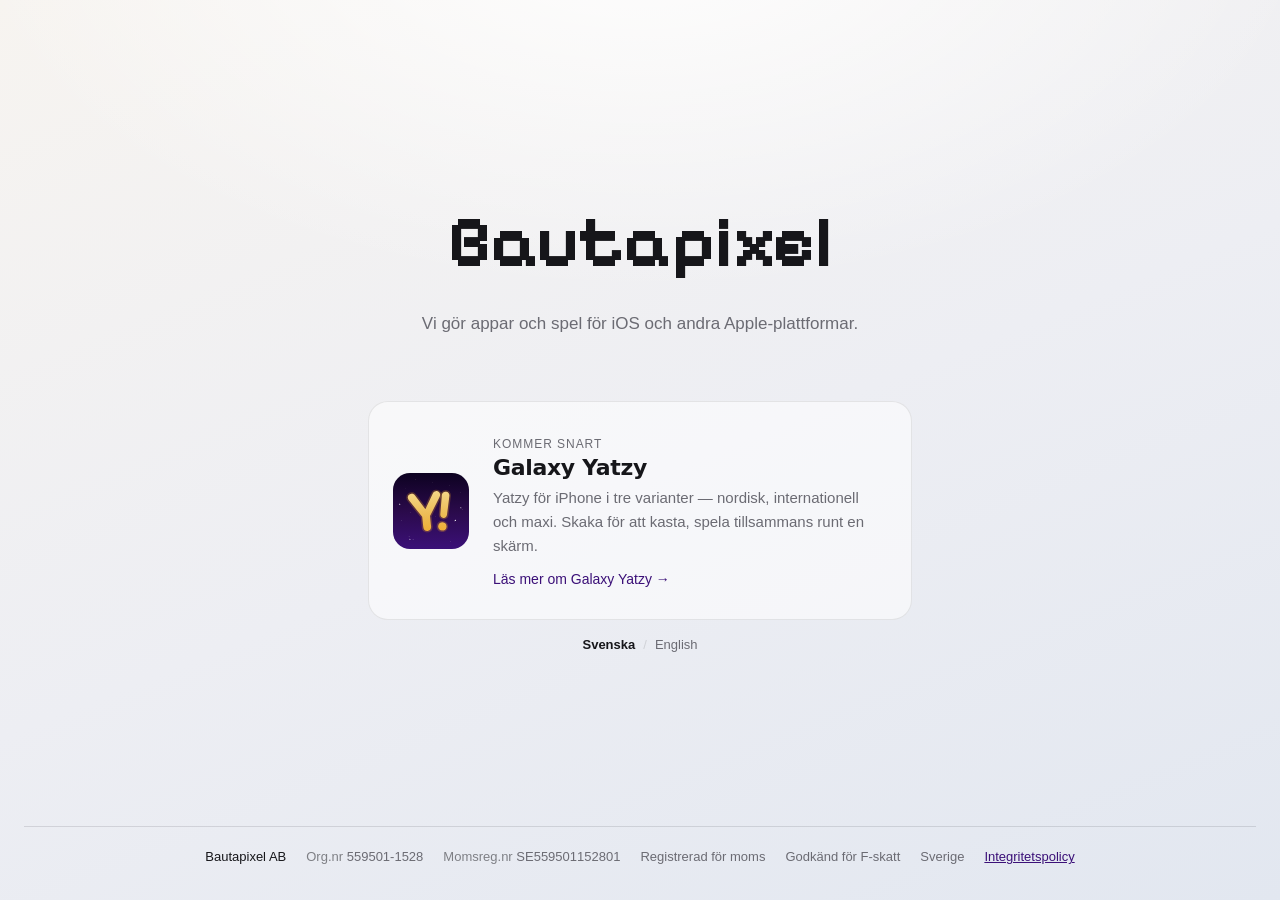
<file: index.html>
<!DOCTYPE html>
<html lang="sv">
<head>
<meta charset="utf-8">
<meta name="viewport" content="width=device-width, initial-scale=1, viewport-fit=cover">
<title>Bautapixel AB</title>
<meta name="description" content="Bautapixel AB gör appar och spel för iOS och andra Apple-plattformar. Först ut: Galaxy Yatzy för iPhone. Organisationsnummer 559501-1528.">

<link rel="alternate" hreflang="sv" href="https://bautapixel.se/">
<link rel="alternate" hreflang="en" href="https://bautapixel.se/en/">
<link rel="alternate" hreflang="x-default" href="https://bautapixel.se/">

<!-- iOS paints the status bar as a flat tint rather than rendering the page
     into it, so a gradient can never reach it. These are the gradient's own
     colour at its top edge, which is the closest a flat tint can get. -->
<meta name="theme-color" content="#fbfaf9" media="(prefers-color-scheme: light)">
<meta name="theme-color" content="#21242e" media="(prefers-color-scheme: dark)">

<link rel="icon" href="assets/galaxy-yatzy-icon.svg" type="image/svg+xml">
<link rel="stylesheet" href="assets/site.css">
</head>
<body>
  <main>
    <h1>Bautapixel</h1>
    <p>
      Vi gör appar och spel för iOS
      och andra Apple-plattformar.
    </p>

    <a class="teaser" href="galaxy-yatzy.html">
      <img src="assets/galaxy-yatzy-icon.svg" alt="" width="76" height="76">
      <div>
        <span class="eyebrow">Kommer snart</span>
        <h2 class="rounded">Galaxy Yatzy</h2>
        <p>
          Yatzy för iPhone i tre varianter — nordisk, internationell
          och maxi. Skaka för att kasta, spela tillsammans runt en skärm.
        </p>
        <span class="more">Läs mer om Galaxy Yatzy →</span>
      </div>
    </a>

    <nav class="lang" aria-label="Språk">
      <span aria-current="true">Svenska</span>
      <span class="sep" aria-hidden="true">/</span>
      <a href="/en/" lang="en" hreflang="en">English</a>
    </nav>
  </main>

  <footer>
    <ul>
      <li class="name">Bautapixel AB</li>
      <li><span class="label">Org.nr</span> 559501-1528</li>
      <li><span class="label">Momsreg.nr</span> SE559501152801</li>
      <li>Registrerad för moms</li>
      <li>Godkänd för F-skatt</li>
      <li>Sverige</li>
      <li><a href="/privacy.html">Integritetspolicy</a></li>
    </ul>
  </footer>
</body>
</html>
</file>
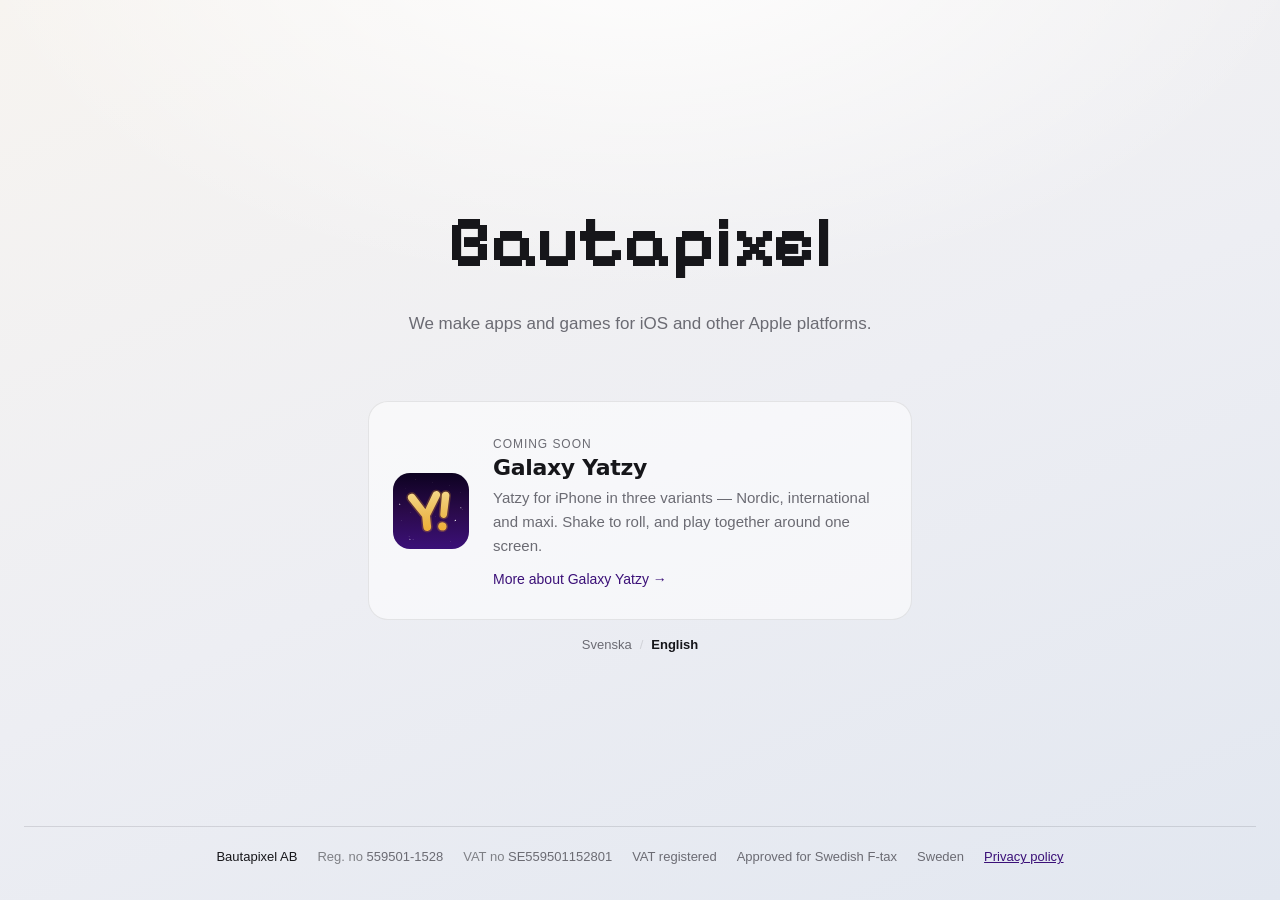
<file: en/index.html>
<!DOCTYPE html>
<html lang="en">
<head>
<meta charset="utf-8">
<meta name="viewport" content="width=device-width, initial-scale=1, viewport-fit=cover">
<title>Bautapixel AB</title>
<meta name="description" content="Bautapixel AB makes apps and games for iOS and other Apple platforms. First up: Galaxy Yatzy for iPhone. Swedish company registration number 559501-1528.">

<link rel="alternate" hreflang="sv" href="https://bautapixel.se/">
<link rel="alternate" hreflang="en" href="https://bautapixel.se/en/">
<link rel="alternate" hreflang="x-default" href="https://bautapixel.se/">

<!-- iOS paints the status bar as a flat tint rather than rendering the page
     into it, so a gradient can never reach it. These are the gradient's own
     colour at its top edge, which is the closest a flat tint can get. -->
<meta name="theme-color" content="#fbfaf9" media="(prefers-color-scheme: light)">
<meta name="theme-color" content="#21242e" media="(prefers-color-scheme: dark)">

<link rel="icon" href="../assets/galaxy-yatzy-icon.svg" type="image/svg+xml">
<link rel="stylesheet" href="../assets/site.css">
</head>
<body>
  <main>
    <h1>Bautapixel</h1>
    <p>
      We make apps and games for iOS
      and other Apple platforms.
    </p>

    <a class="teaser" href="galaxy-yatzy.html">
      <img src="../assets/galaxy-yatzy-icon.svg" alt="" width="76" height="76">
      <div>
        <span class="eyebrow">Coming soon</span>
        <h2 class="rounded">Galaxy Yatzy</h2>
        <p>
          Yatzy for iPhone in three variants — Nordic, international
          and maxi. Shake to roll, and play together around one screen.
        </p>
        <span class="more">More about Galaxy Yatzy →</span>
      </div>
    </a>

    <nav class="lang" aria-label="Language">
      <a href="/" lang="sv" hreflang="sv">Svenska</a>
      <span class="sep" aria-hidden="true">/</span>
      <span aria-current="true">English</span>
    </nav>
  </main>

  <footer>
    <ul>
      <li class="name">Bautapixel AB</li>
      <li><span class="label">Reg. no</span> 559501-1528</li>
      <li><span class="label">VAT no</span> SE559501152801</li>
      <li>VAT registered</li>
      <li>Approved for Swedish F-tax</li>
      <li>Sweden</li>
      <li><a href="/en/privacy.html">Privacy policy</a></li>
    </ul>
  </footer>
</body>
</html>
</file>
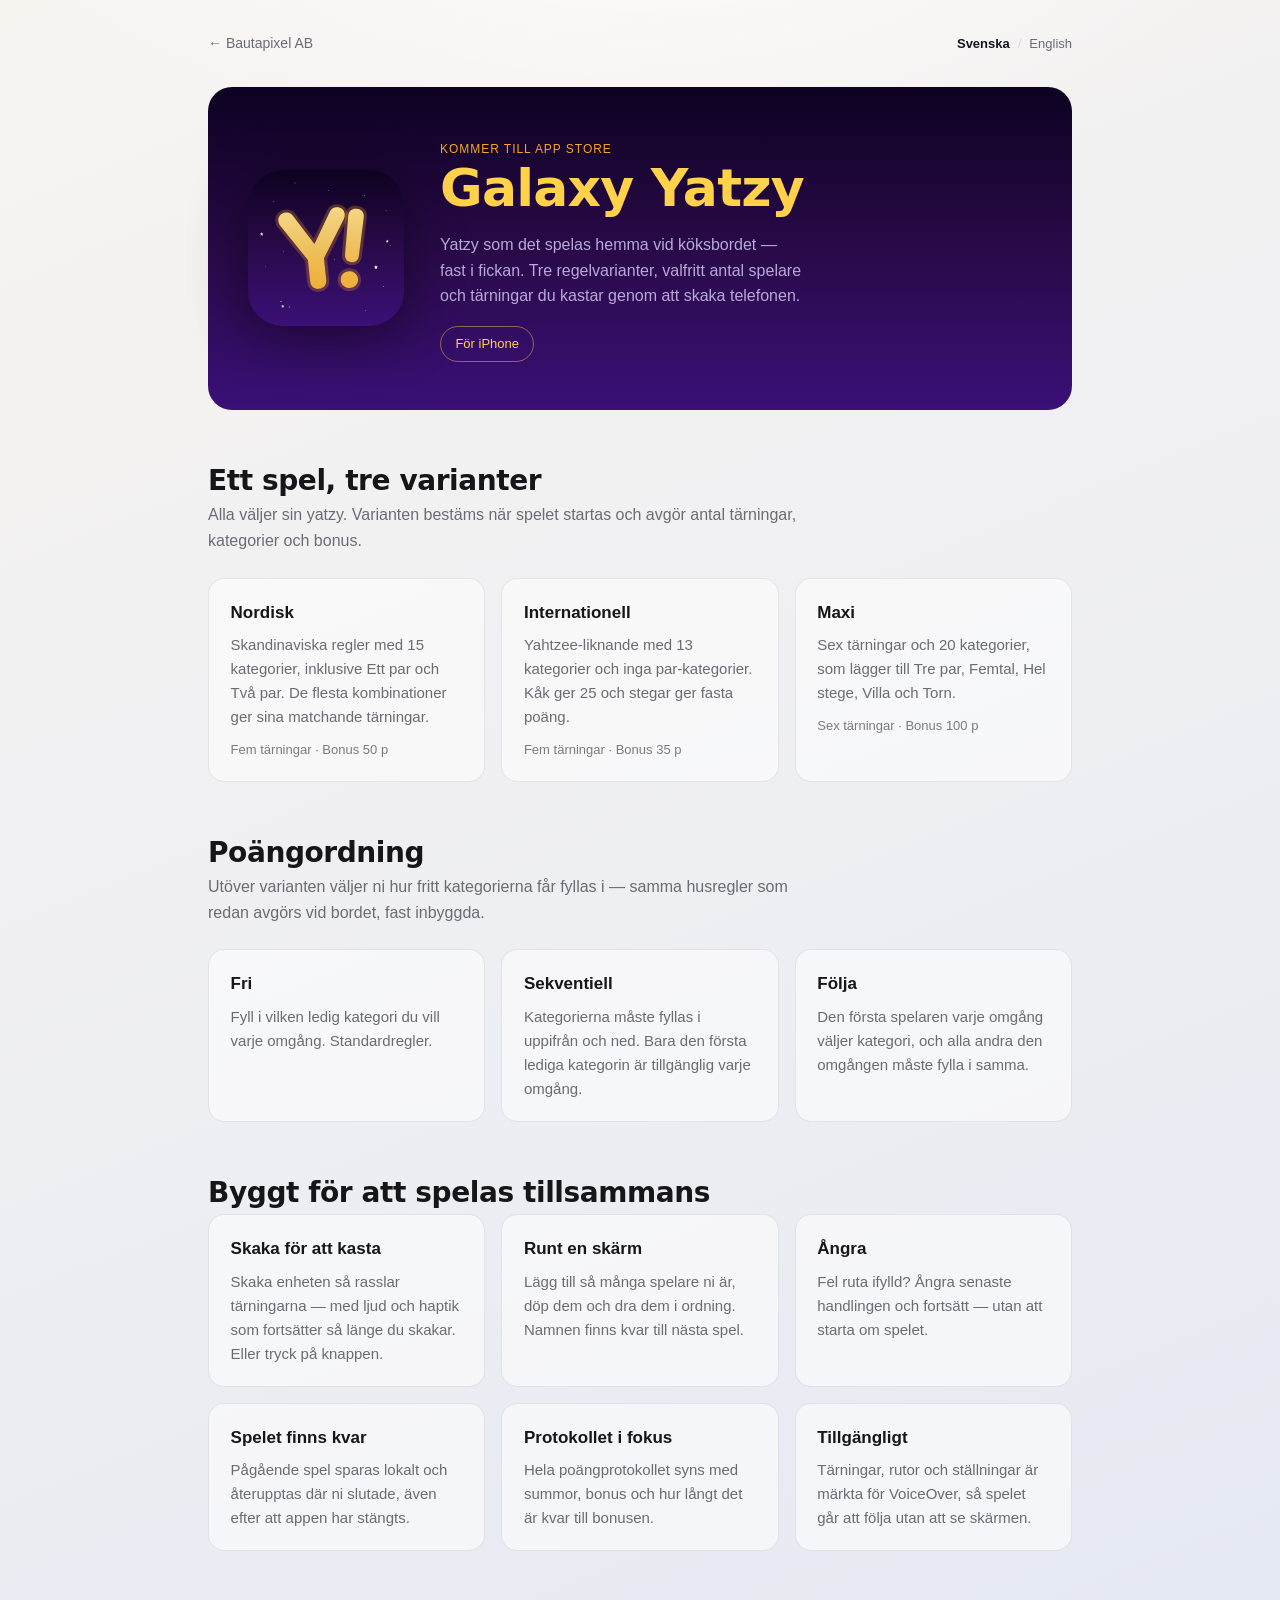
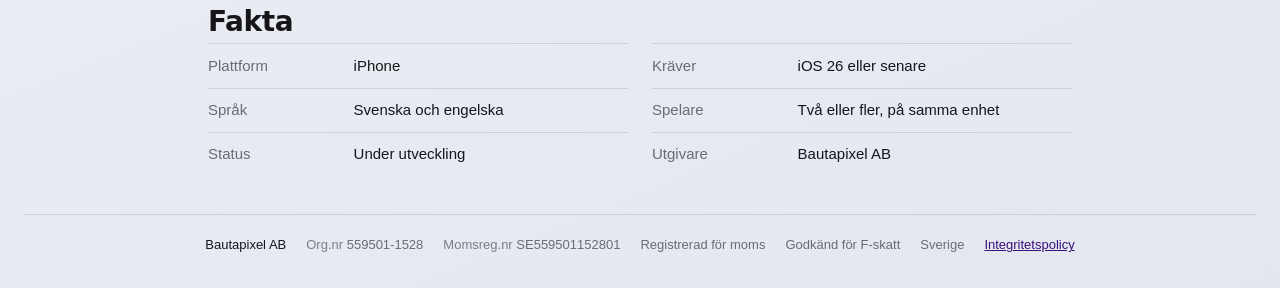
<file: galaxy-yatzy.html>
<!DOCTYPE html>
<html lang="sv">
<head>
<meta charset="utf-8">
<meta name="viewport" content="width=device-width, initial-scale=1, viewport-fit=cover">
<title>Galaxy Yatzy — Bautapixel AB</title>
<meta name="description" content="Galaxy Yatzy är ett kommande yatzyspel för iPhone med tre varianter — nordisk, internationell och maxi. Skaka för att kasta och spela tillsammans runt en skärm.">

<link rel="alternate" hreflang="sv" href="https://bautapixel.se/galaxy-yatzy.html">
<link rel="alternate" hreflang="en" href="https://bautapixel.se/en/galaxy-yatzy.html">
<link rel="alternate" hreflang="x-default" href="https://bautapixel.se/galaxy-yatzy.html">

<!-- iOS paints the status bar as a flat tint rather than rendering the page
     into it, so a gradient can never reach it. These are the gradient's own
     colour at its top edge, which is the closest a flat tint can get. -->
<meta name="theme-color" content="#fbfaf9" media="(prefers-color-scheme: light)">
<meta name="theme-color" content="#21242e" media="(prefers-color-scheme: dark)">

<link rel="icon" href="assets/galaxy-yatzy-icon.svg" type="image/svg+xml">
<link rel="stylesheet" href="assets/site.css">
</head>
<body>
  <div class="site-nav wrap">
    <a href="index.html">← Bautapixel AB</a>
    <nav class="lang" aria-label="Språk">
      <span aria-current="true">Svenska</span>
      <span class="sep" aria-hidden="true">/</span>
      <a href="/en/galaxy-yatzy.html" lang="en" hreflang="en">English</a>
    </nav>
  </div>

  <main class="product wrap">
    <header class="hero">
      <img src="assets/galaxy-yatzy-icon.svg" alt="Galaxy Yatzy appikon: ett guldfärgat Y! mot en stjärnhimmel" width="156" height="156">
      <div>
        <span class="eyebrow">Kommer till App Store</span>
        <h1 class="rounded">Galaxy Yatzy</h1>
        <p>
          Yatzy som det spelas hemma vid köksbordet — fast i fickan.
          Tre regelvarianter, valfritt antal spelare och tärningar
          du kastar genom att skaka telefonen.
        </p>
        <span class="badge">För iPhone</span>
      </div>
    </header>

    <section>
      <h2 class="rounded">Ett spel, tre varianter</h2>
      <p>
        Alla väljer sin yatzy. Varianten bestäms när spelet startas och
        avgör antal tärningar, kategorier och bonus.
      </p>
      <ul class="cards">
        <li>
          <h3>Nordisk</h3>
          <p>
            Skandinaviska regler med 15 kategorier, inklusive Ett par och Två par.
            De flesta kombinationer ger sina matchande tärningar.
          </p>
          <span class="meta">Fem tärningar · Bonus 50 p</span>
        </li>
        <li>
          <h3>Internationell</h3>
          <p>
            Yahtzee-liknande med 13 kategorier och inga par-kategorier.
            Kåk ger 25 och stegar ger fasta poäng.
          </p>
          <span class="meta">Fem tärningar · Bonus 35 p</span>
        </li>
        <li>
          <h3>Maxi</h3>
          <p>
            Sex tärningar och 20 kategorier, som lägger till Tre par, Femtal,
            Hel stege, Villa och Torn.
          </p>
          <span class="meta">Sex tärningar · Bonus 100 p</span>
        </li>
      </ul>
    </section>

    <section>
      <h2 class="rounded">Poängordning</h2>
      <p>
        Utöver varianten väljer ni hur fritt kategorierna får fyllas i —
        samma husregler som redan avgörs vid bordet, fast inbyggda.
      </p>
      <ul class="cards">
        <li>
          <h3>Fri</h3>
          <p>
            Fyll i vilken ledig kategori du vill varje omgång. Standardregler.
          </p>
        </li>
        <li>
          <h3>Sekventiell</h3>
          <p>
            Kategorierna måste fyllas i uppifrån och ned. Bara den första
            lediga kategorin är tillgänglig varje omgång.
          </p>
        </li>
        <li>
          <h3>Följa</h3>
          <p>
            Den första spelaren varje omgång väljer kategori, och alla andra
            den omgången måste fylla i samma.
          </p>
        </li>
      </ul>
    </section>

    <section>
      <h2 class="rounded">Byggt för att spelas tillsammans</h2>
      <ul class="cards">
        <li>
          <h3>Skaka för att kasta</h3>
          <p>
            Skaka enheten så rasslar tärningarna — med ljud och haptik som
            fortsätter så länge du skakar. Eller tryck på knappen.
          </p>
        </li>
        <li>
          <h3>Runt en skärm</h3>
          <p>
            Lägg till så många spelare ni är, döp dem och dra dem i ordning.
            Namnen finns kvar till nästa spel.
          </p>
        </li>
        <li>
          <h3>Ångra</h3>
          <p>
            Fel ruta ifylld? Ångra senaste handlingen och fortsätt —
            utan att starta om spelet.
          </p>
        </li>
        <li>
          <h3>Spelet finns kvar</h3>
          <p>
            Pågående spel sparas lokalt och återupptas där ni slutade,
            även efter att appen har stängts.
          </p>
        </li>
        <li>
          <h3>Protokollet i fokus</h3>
          <p>
            Hela poängprotokollet syns med summor, bonus och hur långt
            det är kvar till bonusen.
          </p>
        </li>
        <li>
          <h3>Tillgängligt</h3>
          <p>
            Tärningar, rutor och ställningar är märkta för VoiceOver,
            så spelet går att följa utan att se skärmen.
          </p>
        </li>
      </ul>
    </section>

    <section>
      <h2 class="rounded">Fakta</h2>
      <ul class="facts">
        <li><span class="label">Plattform</span> iPhone</li>
        <li><span class="label">Kräver</span> iOS 26 eller senare</li>
        <li><span class="label">Språk</span> Svenska och engelska</li>
        <li><span class="label">Spelare</span> Två eller fler, på samma enhet</li>
        <li><span class="label">Status</span> Under utveckling</li>
        <li><span class="label">Utgivare</span> Bautapixel AB</li>
      </ul>
    </section>
  </main>

  <footer>
    <ul>
      <li class="name">Bautapixel AB</li>
      <li><span class="label">Org.nr</span> 559501-1528</li>
      <li><span class="label">Momsreg.nr</span> SE559501152801</li>
      <li>Registrerad för moms</li>
      <li>Godkänd för F-skatt</li>
      <li>Sverige</li>
      <li><a href="/privacy.html">Integritetspolicy</a></li>
    </ul>
  </footer>
</body>
</html>
</file>
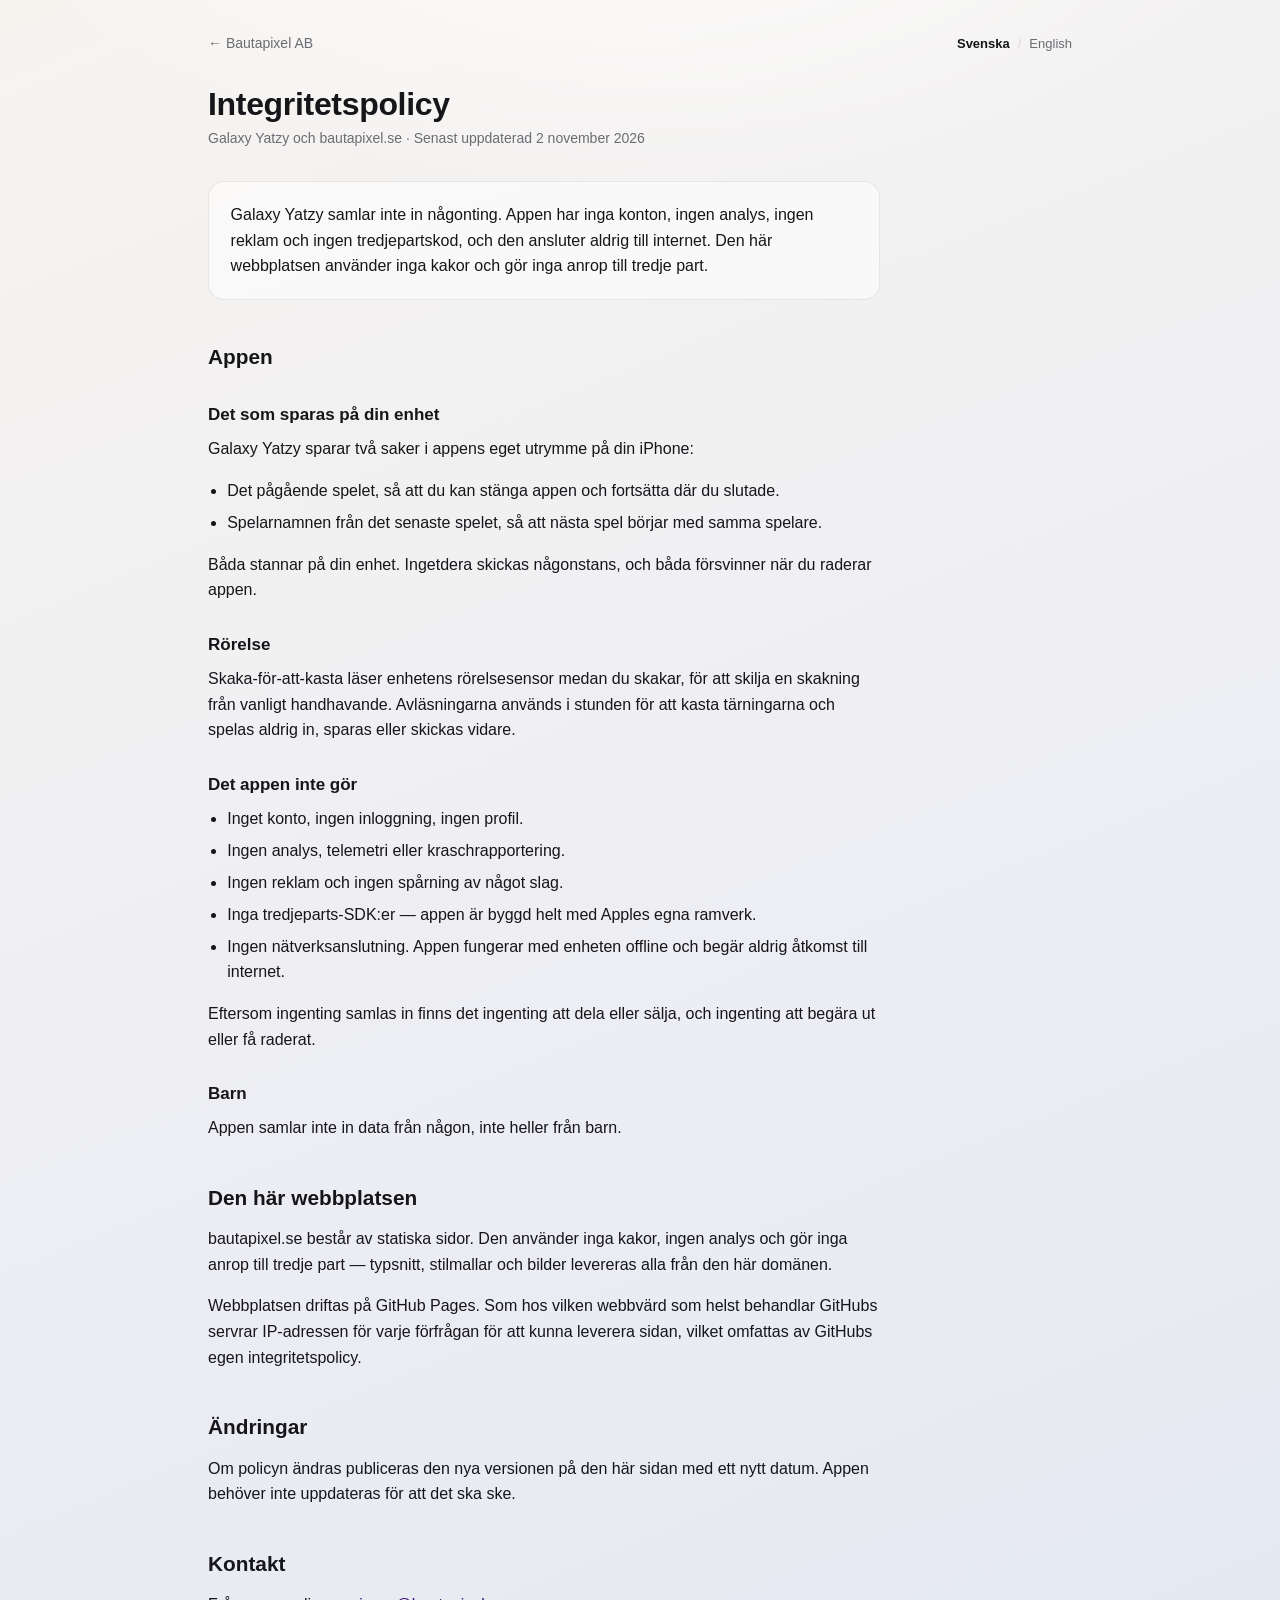
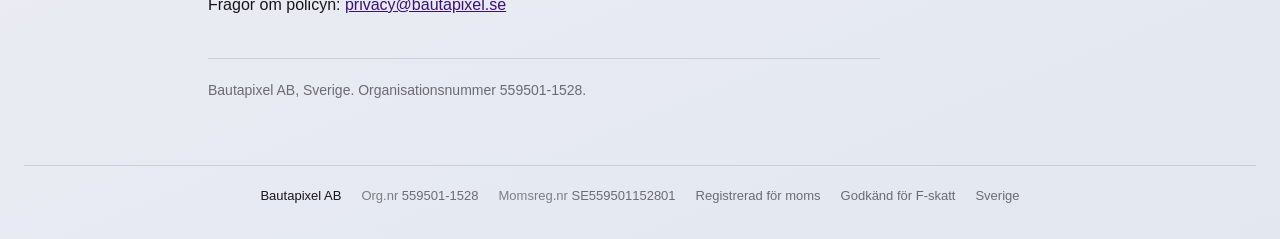
<file: privacy.html>
<!DOCTYPE html>
<html lang="sv">
<head>
<meta charset="utf-8">
<meta name="viewport" content="width=device-width, initial-scale=1, viewport-fit=cover">
<title>Integritetspolicy — Bautapixel AB</title>
<meta name="description" content="Integritetspolicy för Galaxy Yatzy och bautapixel.se. Appen samlar inte in någon data, och webbplatsen använder inga kakor och gör inga anrop till tredje part.">

<link rel="alternate" hreflang="sv" href="https://bautapixel.se/privacy.html">
<link rel="alternate" hreflang="en" href="https://bautapixel.se/en/privacy.html">
<link rel="alternate" hreflang="x-default" href="https://bautapixel.se/privacy.html">

<!-- iOS paints the status bar as a flat tint rather than rendering the page
     into it, so a gradient can never reach it. These are the gradient's own
     colour at its top edge, which is the closest a flat tint can get. -->
<meta name="theme-color" content="#fbfaf9" media="(prefers-color-scheme: light)">
<meta name="theme-color" content="#21242e" media="(prefers-color-scheme: dark)">

<link rel="icon" href="assets/galaxy-yatzy-icon.svg" type="image/svg+xml">
<link rel="stylesheet" href="assets/site.css">
</head>
<body>
  <div class="site-nav wrap">
    <a href="index.html">← Bautapixel AB</a>
    <nav class="lang" aria-label="Språk">
      <span aria-current="true">Svenska</span>
      <span class="sep" aria-hidden="true">/</span>
      <a href="/en/privacy.html" lang="en" hreflang="en">English</a>
    </nav>
  </div>

  <main class="product wrap">
    <div class="legal">
      <h1>Integritetspolicy</h1>
      <p class="updated">Galaxy Yatzy och bautapixel.se · Senast uppdaterad 2 november 2026</p>

      <div class="summary">
        <p>
          Galaxy Yatzy samlar inte in någonting. Appen har inga konton, ingen
          analys, ingen reklam och ingen tredjepartskod, och den ansluter aldrig
          till internet. Den här webbplatsen använder inga kakor och gör inga
          anrop till tredje part.
        </p>
      </div>

      <h2>Appen</h2>

      <h3>Det som sparas på din enhet</h3>
      <p>Galaxy Yatzy sparar två saker i appens eget utrymme på din iPhone:</p>
      <ul>
        <li>Det pågående spelet, så att du kan stänga appen och fortsätta där du slutade.</li>
        <li>Spelarnamnen från det senaste spelet, så att nästa spel börjar med samma spelare.</li>
      </ul>
      <p>
        Båda stannar på din enhet. Ingetdera skickas någonstans, och båda
        försvinner när du raderar appen.
      </p>

      <h3>Rörelse</h3>
      <p>
        Skaka-för-att-kasta läser enhetens rörelsesensor medan du skakar, för att
        skilja en skakning från vanligt handhavande. Avläsningarna används i
        stunden för att kasta tärningarna och spelas aldrig in, sparas eller
        skickas vidare.
      </p>

      <h3>Det appen inte gör</h3>
      <ul>
        <li>Inget konto, ingen inloggning, ingen profil.</li>
        <li>Ingen analys, telemetri eller kraschrapportering.</li>
        <li>Ingen reklam och ingen spårning av något slag.</li>
        <li>Inga tredjeparts-SDK:er — appen är byggd helt med Apples egna ramverk.</li>
        <li>Ingen nätverksanslutning. Appen fungerar med enheten offline och begär aldrig åtkomst till internet.</li>
      </ul>
      <p>
        Eftersom ingenting samlas in finns det ingenting att dela eller sälja,
        och ingenting att begära ut eller få raderat.
      </p>

      <h3>Barn</h3>
      <p>Appen samlar inte in data från någon, inte heller från barn.</p>

      <h2>Den här webbplatsen</h2>
      <p>
        bautapixel.se består av statiska sidor. Den använder inga kakor, ingen
        analys och gör inga anrop till tredje part — typsnitt, stilmallar och
        bilder levereras alla från den här domänen.
      </p>
      <p>
        Webbplatsen driftas på GitHub Pages. Som hos vilken webbvärd som helst
        behandlar GitHubs servrar IP-adressen för varje förfrågan för att kunna
        leverera sidan, vilket omfattas av GitHubs egen integritetspolicy.
      </p>

      <h2>Ändringar</h2>
      <p>
        Om policyn ändras publiceras den nya versionen på den här sidan med ett
        nytt datum. Appen behöver inte uppdateras för att det ska ske.
      </p>

      <h2>Kontakt</h2>
      <p>
        Frågor om policyn:
        <a href="mailto:privacy@bautapixel.se">privacy@bautapixel.se</a>
      </p>

      <p class="entity">
        Bautapixel AB, Sverige. Organisationsnummer 559501-1528.
      </p>
    </div>
  </main>

  <footer>
    <ul>
      <li class="name">Bautapixel AB</li>
      <li><span class="label">Org.nr</span> 559501-1528</li>
      <li><span class="label">Momsreg.nr</span> SE559501152801</li>
      <li>Registrerad för moms</li>
      <li>Godkänd för F-skatt</li>
      <li>Sverige</li>
    </ul>
  </footer>
</body>
</html>
</file>
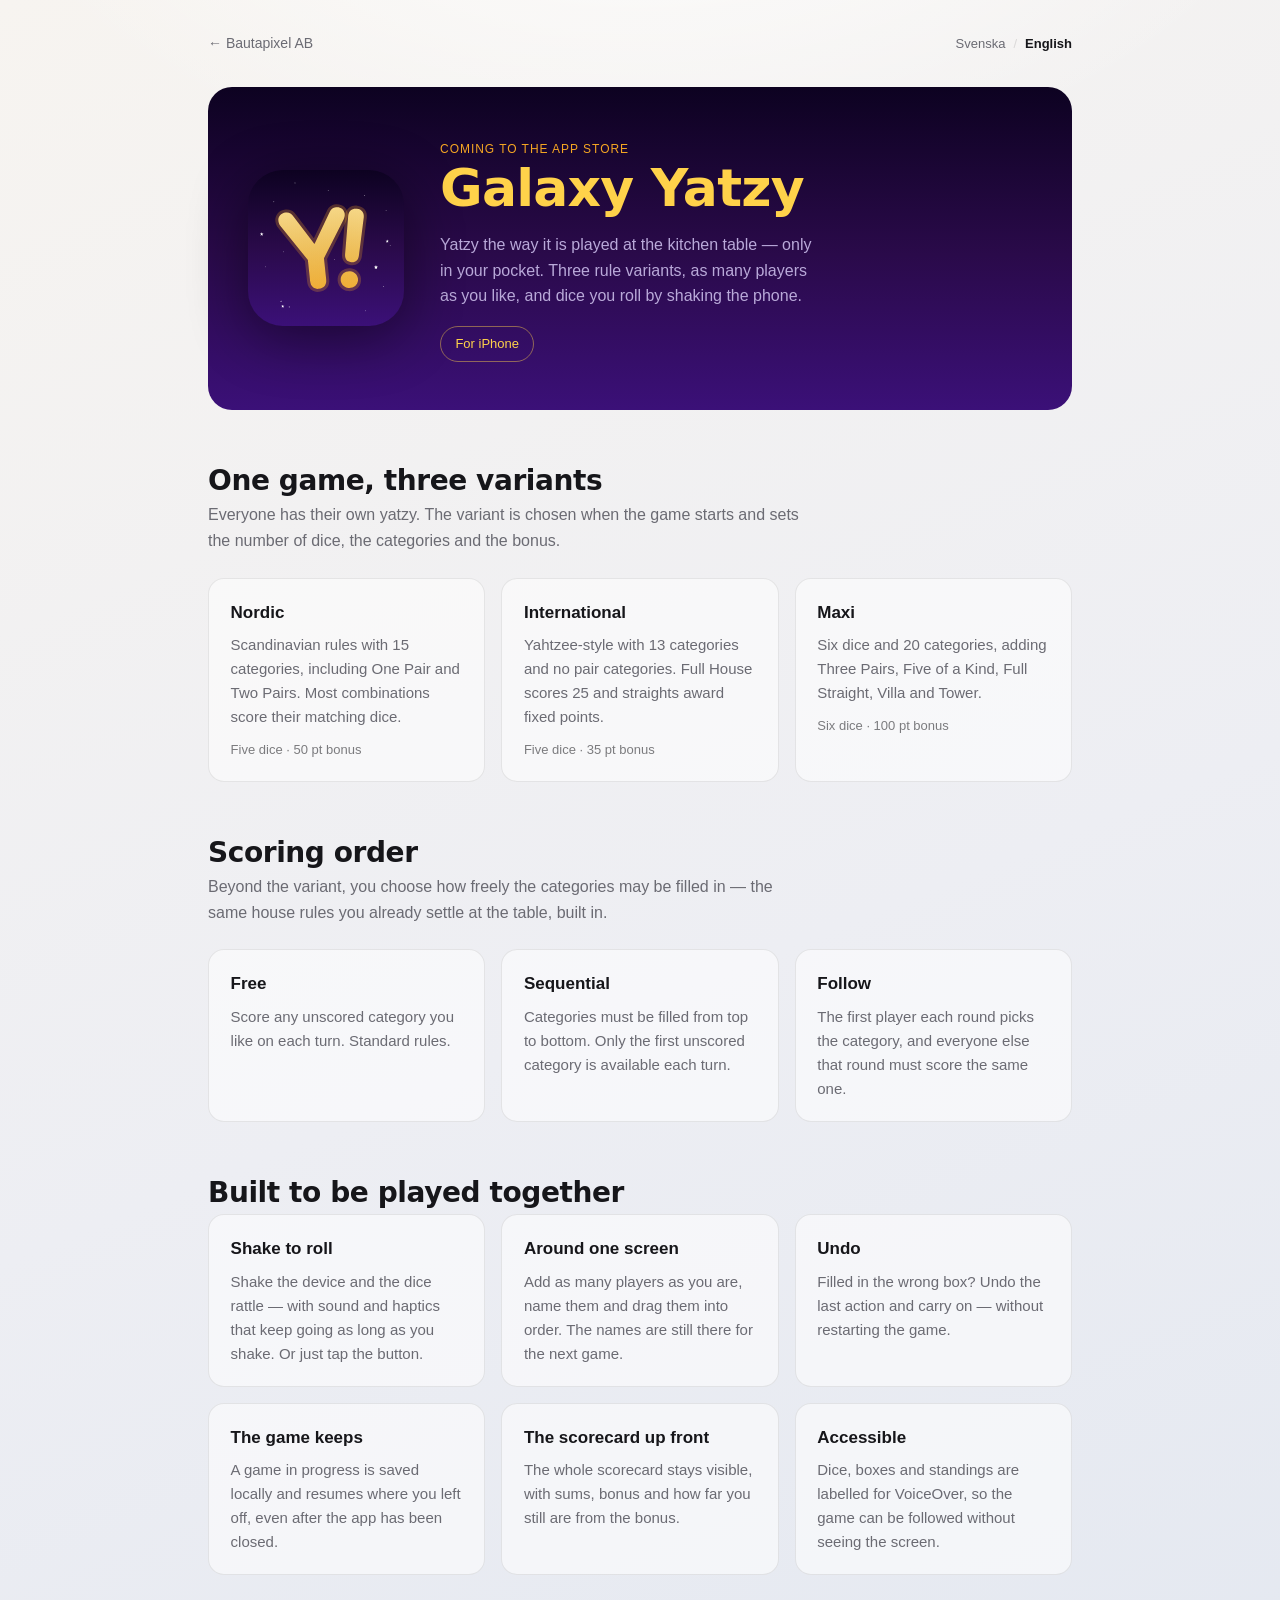
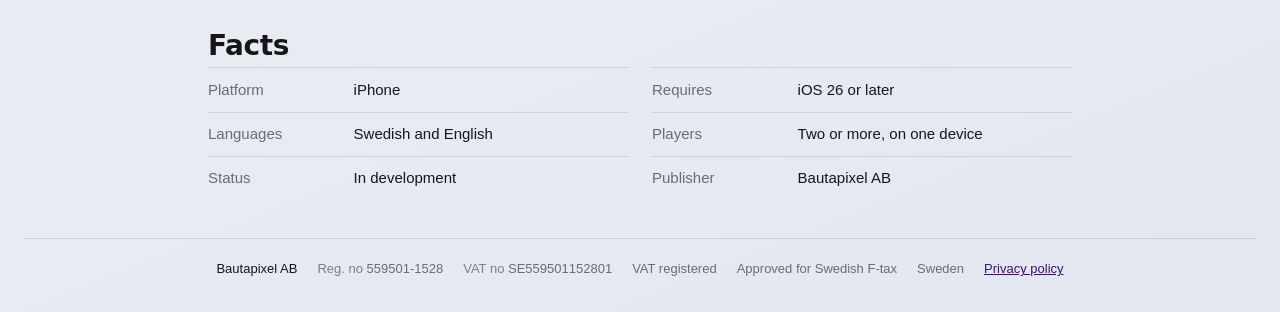
<file: en/galaxy-yatzy.html>
<!DOCTYPE html>
<html lang="en">
<head>
<meta charset="utf-8">
<meta name="viewport" content="width=device-width, initial-scale=1, viewport-fit=cover">
<title>Galaxy Yatzy — Bautapixel AB</title>
<meta name="description" content="Galaxy Yatzy is an upcoming yatzy game for iPhone with three variants — Nordic, international and maxi. Shake to roll and play together around one screen.">

<link rel="alternate" hreflang="sv" href="https://bautapixel.se/galaxy-yatzy.html">
<link rel="alternate" hreflang="en" href="https://bautapixel.se/en/galaxy-yatzy.html">
<link rel="alternate" hreflang="x-default" href="https://bautapixel.se/galaxy-yatzy.html">

<!-- iOS paints the status bar as a flat tint rather than rendering the page
     into it, so a gradient can never reach it. These are the gradient's own
     colour at its top edge, which is the closest a flat tint can get. -->
<meta name="theme-color" content="#fbfaf9" media="(prefers-color-scheme: light)">
<meta name="theme-color" content="#21242e" media="(prefers-color-scheme: dark)">

<link rel="icon" href="../assets/galaxy-yatzy-icon.svg" type="image/svg+xml">
<link rel="stylesheet" href="../assets/site.css">
</head>
<body>
  <div class="site-nav wrap">
    <a href="index.html">← Bautapixel AB</a>
    <nav class="lang" aria-label="Language">
      <a href="/galaxy-yatzy.html" lang="sv" hreflang="sv">Svenska</a>
      <span class="sep" aria-hidden="true">/</span>
      <span aria-current="true">English</span>
    </nav>
  </div>

  <main class="product wrap">
    <header class="hero">
      <img src="../assets/galaxy-yatzy-icon.svg" alt="Galaxy Yatzy app icon: a golden Y! against a starry sky" width="156" height="156">
      <div>
        <span class="eyebrow">Coming to the App Store</span>
        <h1 class="rounded">Galaxy Yatzy</h1>
        <p>
          Yatzy the way it is played at the kitchen table — only in your pocket.
          Three rule variants, as many players as you like, and dice
          you roll by shaking the phone.
        </p>
        <span class="badge">For iPhone</span>
      </div>
    </header>

    <section>
      <h2 class="rounded">One game, three variants</h2>
      <p>
        Everyone has their own yatzy. The variant is chosen when the game starts
        and sets the number of dice, the categories and the bonus.
      </p>
      <ul class="cards">
        <li>
          <h3>Nordic</h3>
          <p>
            Scandinavian rules with 15 categories, including One Pair and Two Pairs.
            Most combinations score their matching dice.
          </p>
          <span class="meta">Five dice · 50 pt bonus</span>
        </li>
        <li>
          <h3>International</h3>
          <p>
            Yahtzee-style with 13 categories and no pair categories.
            Full House scores 25 and straights award fixed points.
          </p>
          <span class="meta">Five dice · 35 pt bonus</span>
        </li>
        <li>
          <h3>Maxi</h3>
          <p>
            Six dice and 20 categories, adding Three Pairs, Five of a Kind,
            Full Straight, Villa and Tower.
          </p>
          <span class="meta">Six dice · 100 pt bonus</span>
        </li>
      </ul>
    </section>

    <section>
      <h2 class="rounded">Scoring order</h2>
      <p>
        Beyond the variant, you choose how freely the categories may be filled in —
        the same house rules you already settle at the table, built in.
      </p>
      <ul class="cards">
        <li>
          <h3>Free</h3>
          <p>
            Score any unscored category you like on each turn. Standard rules.
          </p>
        </li>
        <li>
          <h3>Sequential</h3>
          <p>
            Categories must be filled from top to bottom. Only the first
            unscored category is available each turn.
          </p>
        </li>
        <li>
          <h3>Follow</h3>
          <p>
            The first player each round picks the category, and everyone else
            that round must score the same one.
          </p>
        </li>
      </ul>
    </section>

    <section>
      <h2 class="rounded">Built to be played together</h2>
      <ul class="cards">
        <li>
          <h3>Shake to roll</h3>
          <p>
            Shake the device and the dice rattle — with sound and haptics that
            keep going as long as you shake. Or just tap the button.
          </p>
        </li>
        <li>
          <h3>Around one screen</h3>
          <p>
            Add as many players as you are, name them and drag them into order.
            The names are still there for the next game.
          </p>
        </li>
        <li>
          <h3>Undo</h3>
          <p>
            Filled in the wrong box? Undo the last action and carry on —
            without restarting the game.
          </p>
        </li>
        <li>
          <h3>The game keeps</h3>
          <p>
            A game in progress is saved locally and resumes where you left off,
            even after the app has been closed.
          </p>
        </li>
        <li>
          <h3>The scorecard up front</h3>
          <p>
            The whole scorecard stays visible, with sums, bonus and how far
            you still are from the bonus.
          </p>
        </li>
        <li>
          <h3>Accessible</h3>
          <p>
            Dice, boxes and standings are labelled for VoiceOver, so the game
            can be followed without seeing the screen.
          </p>
        </li>
      </ul>
    </section>

    <section>
      <h2 class="rounded">Facts</h2>
      <ul class="facts">
        <li><span class="label">Platform</span> iPhone</li>
        <li><span class="label">Requires</span> iOS 26 or later</li>
        <li><span class="label">Languages</span> Swedish and English</li>
        <li><span class="label">Players</span> Two or more, on one device</li>
        <li><span class="label">Status</span> In development</li>
        <li><span class="label">Publisher</span> Bautapixel AB</li>
      </ul>
    </section>
  </main>

  <footer>
    <ul>
      <li class="name">Bautapixel AB</li>
      <li><span class="label">Reg. no</span> 559501-1528</li>
      <li><span class="label">VAT no</span> SE559501152801</li>
      <li>VAT registered</li>
      <li>Approved for Swedish F-tax</li>
      <li>Sweden</li>
      <li><a href="/en/privacy.html">Privacy policy</a></li>
    </ul>
  </footer>
</body>
</html>
</file>
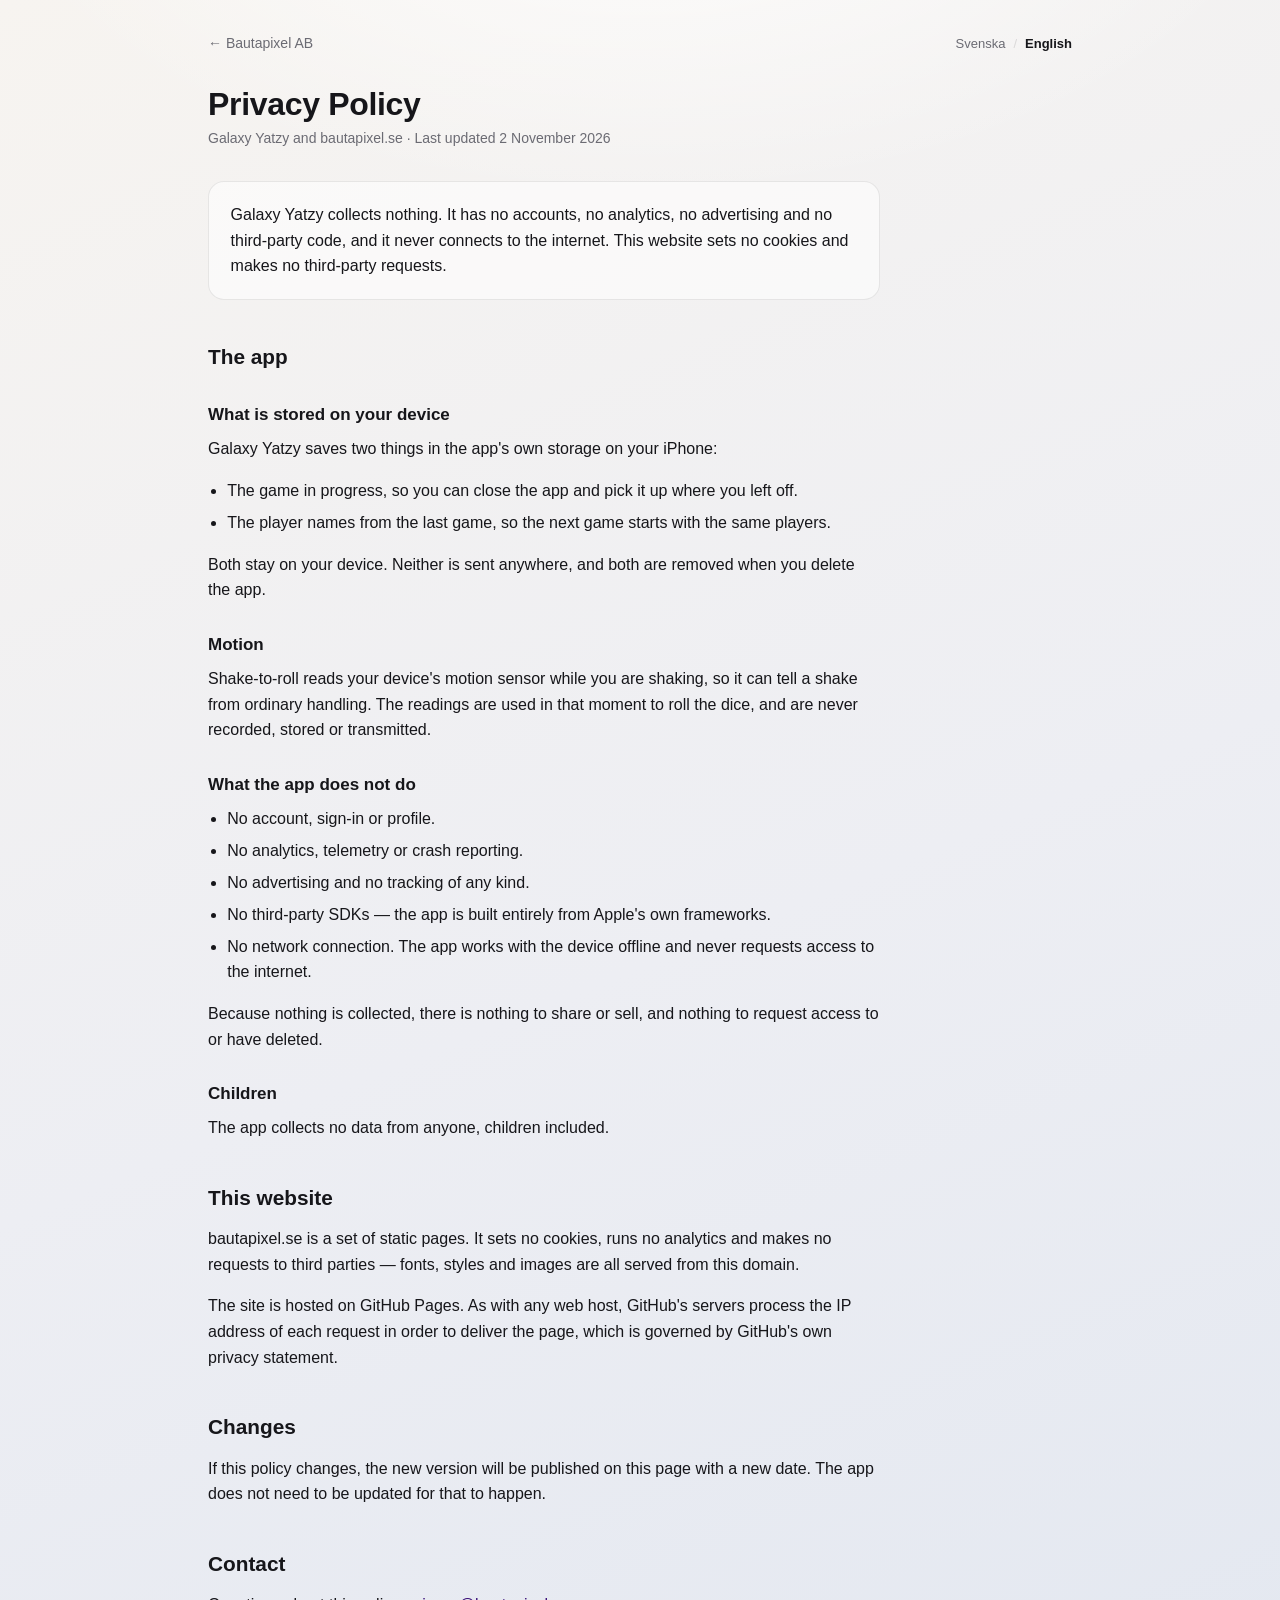
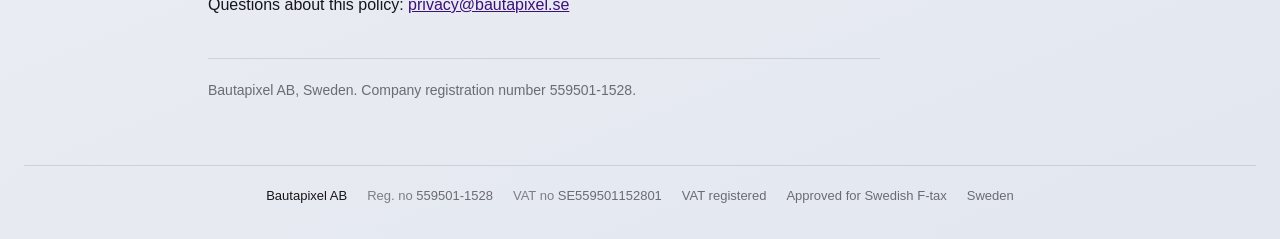
<file: en/privacy.html>
<!DOCTYPE html>
<html lang="en">
<head>
<meta charset="utf-8">
<meta name="viewport" content="width=device-width, initial-scale=1, viewport-fit=cover">
<title>Privacy Policy — Bautapixel AB</title>
<meta name="description" content="Privacy policy for Galaxy Yatzy and bautapixel.se. The app collects no data at all, and the website sets no cookies and makes no third-party requests.">

<link rel="alternate" hreflang="sv" href="https://bautapixel.se/privacy.html">
<link rel="alternate" hreflang="en" href="https://bautapixel.se/en/privacy.html">
<link rel="alternate" hreflang="x-default" href="https://bautapixel.se/privacy.html">

<!-- iOS paints the status bar as a flat tint rather than rendering the page
     into it, so a gradient can never reach it. These are the gradient's own
     colour at its top edge, which is the closest a flat tint can get. -->
<meta name="theme-color" content="#fbfaf9" media="(prefers-color-scheme: light)">
<meta name="theme-color" content="#21242e" media="(prefers-color-scheme: dark)">

<link rel="icon" href="../assets/galaxy-yatzy-icon.svg" type="image/svg+xml">
<link rel="stylesheet" href="../assets/site.css">
</head>
<body>
  <div class="site-nav wrap">
    <a href="index.html">← Bautapixel AB</a>
    <nav class="lang" aria-label="Language">
      <a href="/privacy.html" lang="sv" hreflang="sv">Svenska</a>
      <span class="sep" aria-hidden="true">/</span>
      <span aria-current="true">English</span>
    </nav>
  </div>

  <main class="product wrap">
    <div class="legal">
      <h1>Privacy Policy</h1>
      <p class="updated">Galaxy Yatzy and bautapixel.se · Last updated 2 November 2026</p>

      <div class="summary">
        <p>
          Galaxy Yatzy collects nothing. It has no accounts, no analytics, no
          advertising and no third-party code, and it never connects to the
          internet. This website sets no cookies and makes no third-party
          requests.
        </p>
      </div>

      <h2>The app</h2>

      <h3>What is stored on your device</h3>
      <p>Galaxy Yatzy saves two things in the app's own storage on your iPhone:</p>
      <ul>
        <li>The game in progress, so you can close the app and pick it up where you left off.</li>
        <li>The player names from the last game, so the next game starts with the same players.</li>
      </ul>
      <p>
        Both stay on your device. Neither is sent anywhere, and both are removed
        when you delete the app.
      </p>

      <h3>Motion</h3>
      <p>
        Shake-to-roll reads your device's motion sensor while you are shaking, so
        it can tell a shake from ordinary handling. The readings are used in that
        moment to roll the dice, and are never recorded, stored or transmitted.
      </p>

      <h3>What the app does not do</h3>
      <ul>
        <li>No account, sign-in or profile.</li>
        <li>No analytics, telemetry or crash reporting.</li>
        <li>No advertising and no tracking of any kind.</li>
        <li>No third-party SDKs — the app is built entirely from Apple's own frameworks.</li>
        <li>No network connection. The app works with the device offline and never requests access to the internet.</li>
      </ul>
      <p>
        Because nothing is collected, there is nothing to share or sell, and
        nothing to request access to or have deleted.
      </p>

      <h3>Children</h3>
      <p>The app collects no data from anyone, children included.</p>

      <h2>This website</h2>
      <p>
        bautapixel.se is a set of static pages. It sets no cookies, runs no
        analytics and makes no requests to third parties — fonts, styles and
        images are all served from this domain.
      </p>
      <p>
        The site is hosted on GitHub Pages. As with any web host, GitHub's
        servers process the IP address of each request in order to deliver the
        page, which is governed by GitHub's own privacy statement.
      </p>

      <h2>Changes</h2>
      <p>
        If this policy changes, the new version will be published on this page
        with a new date. The app does not need to be updated for that to happen.
      </p>

      <h2>Contact</h2>
      <p>
        Questions about this policy:
        <a href="mailto:privacy@bautapixel.se">privacy@bautapixel.se</a>
      </p>

      <p class="entity">
        Bautapixel AB, Sweden. Company registration number 559501-1528.
      </p>
    </div>
  </main>

  <footer>
    <ul>
      <li class="name">Bautapixel AB</li>
      <li><span class="label">Reg. no</span> 559501-1528</li>
      <li><span class="label">VAT no</span> SE559501152801</li>
      <li>VAT registered</li>
      <li>Approved for Swedish F-tax</li>
      <li>Sweden</li>
    </ul>
  </footer>
</body>
</html>
</file>
<file: assets/site.css>
/* Pixelify Sans (SIL Open Font License 1.1), self-hosted rather than loaded
   from Google Fonts so the site makes no third-party requests and no visitor
   IP address leaves this domain. Latin subset only: U+0000-00FF covers the
   Swedish characters the wordmark needs. */
@font-face {
  font-family: "Pixelify Sans";
  font-style: normal;
  font-weight: 700;
  font-display: swap;
  src: url("pixelify-sans-700.woff2") format("woff2");
  unicode-range: U+0000-00FF, U+0131, U+0152-0153, U+02BB-02BC, U+02C6, U+02DA, U+02DC, U+2000-206F, U+20AC, U+2122, U+2191, U+2193, U+2212, U+2215, U+FEFF, U+FFFD;
}

:root {
  color-scheme: light dark;
  --fg: #16161a;
  --muted: #6b6b73;
  --rule: rgba(22, 22, 26, 0.12);
  --card-bg: rgba(255, 255, 255, 0.55);
  --card-rule: rgba(22, 22, 26, 0.09);
  --link: #3b1078;
  /* Shows only where the page cannot reach: the iOS status-bar tint and the
     rubber-band overscroll. Both sit at the top of the screen, so this
     matches the gradient's top edge — and it matches theme-color, so the
     status bar lands on the right colour whichever of the two iOS uses. */
  --page-base: #fbfaf9;
  --page-bg:
    radial-gradient(1100px 620px at 50% -10%, rgba(255, 255, 255, 0.95), transparent 62%),
    linear-gradient(158deg, #f7f4f0 0%, #edeef3 52%, #e2e7f0 100%);
}

@media (prefers-color-scheme: dark) {
  :root {
    --fg: #ededf0;
    --muted: #9a9aa4;
    --rule: rgba(237, 237, 240, 0.14);
    --card-bg: rgba(255, 255, 255, 0.04);
    --card-rule: rgba(237, 237, 240, 0.1);
    --link: #c3b0ef;
    --page-base: #21242e;
    --page-bg:
      radial-gradient(1100px 620px at 50% -10%, rgba(78, 90, 120, 0.32), transparent 62%),
      linear-gradient(158deg, #15151a 0%, #111318 52%, #0b0d12 100%);
  }
}

* { box-sizing: border-box; }

/* The gradient lives on the root element, not on <body>: only the root
   element's background becomes the canvas background, and the canvas is what
   Safari on iOS paints behind its top and bottom bars and in the overscroll
   areas. On <body> with `background-attachment: fixed` iOS clips it to the
   body box and leaves those strips flat instead. */
html {
  /* The root box itself has to span the screen. Safari confines the page's
     background image to this box, so enlarging the image past it (the
     previous attempt) painted nothing extra — the gradient still stopped at
     the toolbar. `min-height: 100%` resolves to the *visible* area, which is
     the strip between the status bar and the toolbar; `vh` is already the
     toolbars-retracted viewport on iOS, and `lvh` restates it for browsers
     that know the newer unit. The image then fills the box by default. */
  min-height: 100vh;
  min-height: 100lvh;
  background-color: var(--page-base);
  background-image: var(--page-bg);
  background-repeat: no-repeat;
}

body {
  margin: 0;
  min-height: 100vh;
  min-height: 100svh;
  color: var(--fg);
  font: 16px/1.6 -apple-system, BlinkMacSystemFont, "Segoe UI", Helvetica, Arial, sans-serif;
  display: flex;
  flex-direction: column;
  /* viewport-fit=cover lets the canvas reach the screen edges, so the content
     has to step back out of the notch and home-indicator areas itself. */
  padding:
    calc(2rem + env(safe-area-inset-top))
    calc(1.5rem + env(safe-area-inset-right))
    calc(2rem + env(safe-area-inset-bottom))
    calc(1.5rem + env(safe-area-inset-left));
}

main {
  flex: 1 0 auto;
  display: flex;
  flex-direction: column;
  justify-content: center;
  align-items: center;
  text-align: center;
  padding: 3rem 0;
}

h1 {
  font-family: "Pixelify Sans", "Courier New", monospace;
  font-weight: 700;
  /* Stepped sizes, not a fluid clamp: a pixel typeface only stays crisp at
     whole-number sizes, so fractional vw values are avoided on purpose. */
  font-size: 40px;
  letter-spacing: 0;
  line-height: 1.1;
  margin: 0;
}

@media (min-width: 30rem) {
  h1 { font-size: 56px; }
}

@media (min-width: 48rem) {
  h1 { font-size: 72px; }
}

/* Direct child only: the product page's paragraphs are styled per section. */
main > p {
  max-width: 30rem;
  margin: 1.75rem 0 0;
  font-size: 1.0625rem;
  color: var(--muted);
  text-wrap: balance;
}

footer {
  flex: 0 0 auto;
  padding-top: 1.25rem;
  border-top: 1px solid var(--rule);
  font-size: 0.8125rem;
  color: var(--muted);
}

footer ul {
  list-style: none;
  display: flex;
  flex-wrap: wrap;
  justify-content: center;
  gap: 0.35rem 1.25rem;
  margin: 0;
  padding: 0;
}

footer .name {
  color: var(--fg);
}

footer .label {
  color: var(--fg);
  opacity: 0.5;
}


/* ---------- Galaxy Yatzy ---------- */

:root {
  /* Mirrored from the app's Theme.Palette so the product surfaces here match
     the app exactly. */
  --gy-space: #0D0221;
  --gy-violet: #2A0A4A;
  --gy-purple: #3B1078;
  --gy-gold: #FFD24A;
  --gy-gold-deep: #F5A623;
  --gy-text: #F4EFFF;
  --gy-text-muted: #B9A9D9;
}

/* Galaxy Yatzy's own headings, matching the app, where every title is
   SwiftUI's rounded design. `ui-rounded` resolves to SF Pro Rounded on Apple
   platforms; elsewhere this falls through to the plain system font. */
.rounded {
  font-family: ui-rounded, "SF Pro Rounded", system-ui, -apple-system, BlinkMacSystemFont, "Segoe UI", Helvetica, Arial, sans-serif;
  font-weight: 800;
  letter-spacing: -0.015em;
  line-height: 1.1;
}

a { color: var(--link); }

.wrap {
  width: 100%;
  max-width: 54rem;
  margin: 0 auto;
}

.eyebrow {
  display: inline-block;
  font-size: 0.75rem;
  letter-spacing: 0.08em;
  text-transform: uppercase;
  color: var(--muted);
}

/* ---------- Product teaser on the landing page ---------- */

.teaser {
  display: flex;
  flex-direction: column;
  align-items: center;
  gap: 1.25rem;
  margin-top: 4rem;
  padding: 1.75rem 1.5rem;
  max-width: 34rem;
  border: 1px solid var(--card-rule);
  border-radius: 1.25rem;
  background: var(--card-bg);
  text-decoration: none;
  color: inherit;
  transition: transform 0.2s ease, border-color 0.2s ease;
}

.teaser:hover,
.teaser:focus-visible { transform: translateY(-2px); border-color: var(--muted); }

@media (min-width: 34rem) {
  .teaser { flex-direction: row; text-align: left; gap: 1.5rem; }
}

.teaser img { width: 76px; height: 76px; flex: 0 0 auto; }
.teaser h2 { margin: 0; font-size: 22px; }
.teaser p { margin: 0.4rem 0 0; color: var(--muted); font-size: 0.9375rem; }
.teaser .more { display: inline-block; margin-top: 0.6rem; font-size: 0.875rem; color: var(--link); }

/* ---------- Product page ---------- */

.site-nav {
  flex: 0 0 auto;
  font-size: 0.875rem;
}

.site-nav a { color: var(--muted); text-decoration: none; }
.site-nav a:hover { color: var(--fg); }

.product {
  flex: 1 0 auto;
  display: block;
  text-align: left;
  padding: 2rem 0 3rem;
}

.hero {
  display: flex;
  flex-direction: column;
  align-items: center;
  text-align: center;
  gap: 1.5rem;
  padding: 2.5rem 1.5rem;
  border-radius: 1.5rem;
  background: linear-gradient(180deg, var(--gy-space) 0%, var(--gy-violet) 52%, var(--gy-purple) 100%);
  color: var(--gy-text);
}

@media (min-width: 40rem) {
  .hero { flex-direction: row; text-align: left; gap: 2.25rem; padding: 3rem 2.5rem; }
}

.hero img {
  width: 120px;
  height: 120px;
  flex: 0 0 auto;
  filter: drop-shadow(0 12px 28px rgba(0, 0, 0, 0.45));
}

@media (min-width: 40rem) { .hero img { width: 156px; height: 156px; } }

.hero h1 { font-size: 2.5rem; color: var(--gy-gold); }
@media (min-width: 40rem) { .hero h1 { font-size: 3.25rem; } }

.hero p {
  margin: 0.9rem 0 0;
  max-width: 28rem;
  color: var(--gy-text-muted);
  text-wrap: balance;
}

.hero .eyebrow { color: var(--gy-gold-deep); }

.badge {
  display: inline-block;
  margin-top: 1.1rem;
  padding: 0.4rem 0.9rem;
  border: 1px solid rgba(255, 210, 74, 0.45);
  border-radius: 999px;
  font-size: 0.8125rem;
  color: var(--gy-gold);
}

section { margin-top: 3.5rem; }

section h2 {
  margin: 0 0 0.35rem;
  font-size: 1.75rem;
}

section > p {
  margin: 0 0 1.5rem;
  max-width: 38rem;
  color: var(--muted);
}

.cards {
  display: grid;
  gap: 1rem;
  grid-template-columns: 1fr;
  margin: 0;
  padding: 0;
  list-style: none;
}

@media (min-width: 40rem) {
  .cards { grid-template-columns: repeat(auto-fit, minmax(15rem, 1fr)); }
}

.cards li {
  padding: 1.25rem 1.35rem;
  border: 1px solid var(--card-rule);
  border-radius: 1rem;
  background: var(--card-bg);
}

.cards h3 {
  margin: 0 0 0.45rem;
  font-size: 1.0625rem;
}

.cards p {
  margin: 0;
  font-size: 0.9375rem;
  color: var(--muted);
}

.cards .meta {
  display: block;
  margin-top: 0.7rem;
  font-size: 0.8125rem;
  color: var(--fg);
  opacity: 0.55;
}

.facts {
  list-style: none;
  margin: 0;
  padding: 0;
  display: grid;
  gap: 0.6rem 1.5rem;
  grid-template-columns: 1fr;
  font-size: 0.9375rem;
}

@media (min-width: 34rem) { .facts { grid-template-columns: 1fr 1fr; } }

.facts li {
  display: flex;
  gap: 0.6rem;
  padding-top: 0.6rem;
  border-top: 1px solid var(--rule);
}

.facts .label { color: var(--muted); min-width: 8.5rem; flex: 0 0 auto; }

/* ---------- Language switcher ---------- */

.lang {
  display: flex;
  gap: 0.5rem;
  align-items: center;
  justify-content: center;
  margin-top: 0.9rem;
  font-size: 0.8125rem;
}

.lang a { color: var(--muted); text-decoration: none; }
.lang a:hover { color: var(--fg); }

/* The current language is shown but not linked, so the control always states
   which one you are reading. */
.lang [aria-current="true"] {
  color: var(--fg);
  font-weight: 600;
}

.lang .sep { color: var(--rule); }

.site-nav {
  display: flex;
  flex-wrap: wrap;
  gap: 0.75rem 1.25rem;
  align-items: baseline;
  justify-content: space-between;
}

.site-nav .lang { margin-top: 0; }

/* ---------- Legal pages ---------- */

.legal { max-width: 42rem; }

/* Overrides the pixel wordmark sizing: a policy is read, not branded. */
.legal h1 {
  font-family: inherit;
  font-weight: 700;
  font-size: 2rem;
  letter-spacing: -0.01em;
  margin: 0 0 0.3rem;
}

.legal .updated {
  margin: 0 0 2rem;
  font-size: 0.875rem;
  color: var(--muted);
}

.legal .summary {
  margin: 0 0 2.5rem;
  padding: 1.25rem 1.35rem;
  border: 1px solid var(--card-rule);
  border-radius: 1rem;
  background: var(--card-bg);
}

.legal .summary p { margin: 0; }

.legal h2 {
  font-size: 1.3rem;
  margin: 2.5rem 0 0.75rem;
}

.legal h3 {
  font-size: 1.0625rem;
  margin: 1.75rem 0 0.5rem;
}

.legal p { margin: 0 0 1rem; }

.legal ul { margin: 0 0 1rem; padding-left: 1.2rem; }
.legal li { margin-bottom: 0.4rem; }

.legal .entity {
  margin-top: 2.5rem;
  padding-top: 1.25rem;
  border-top: 1px solid var(--rule);
  font-size: 0.875rem;
  color: var(--muted);
}
</file>
